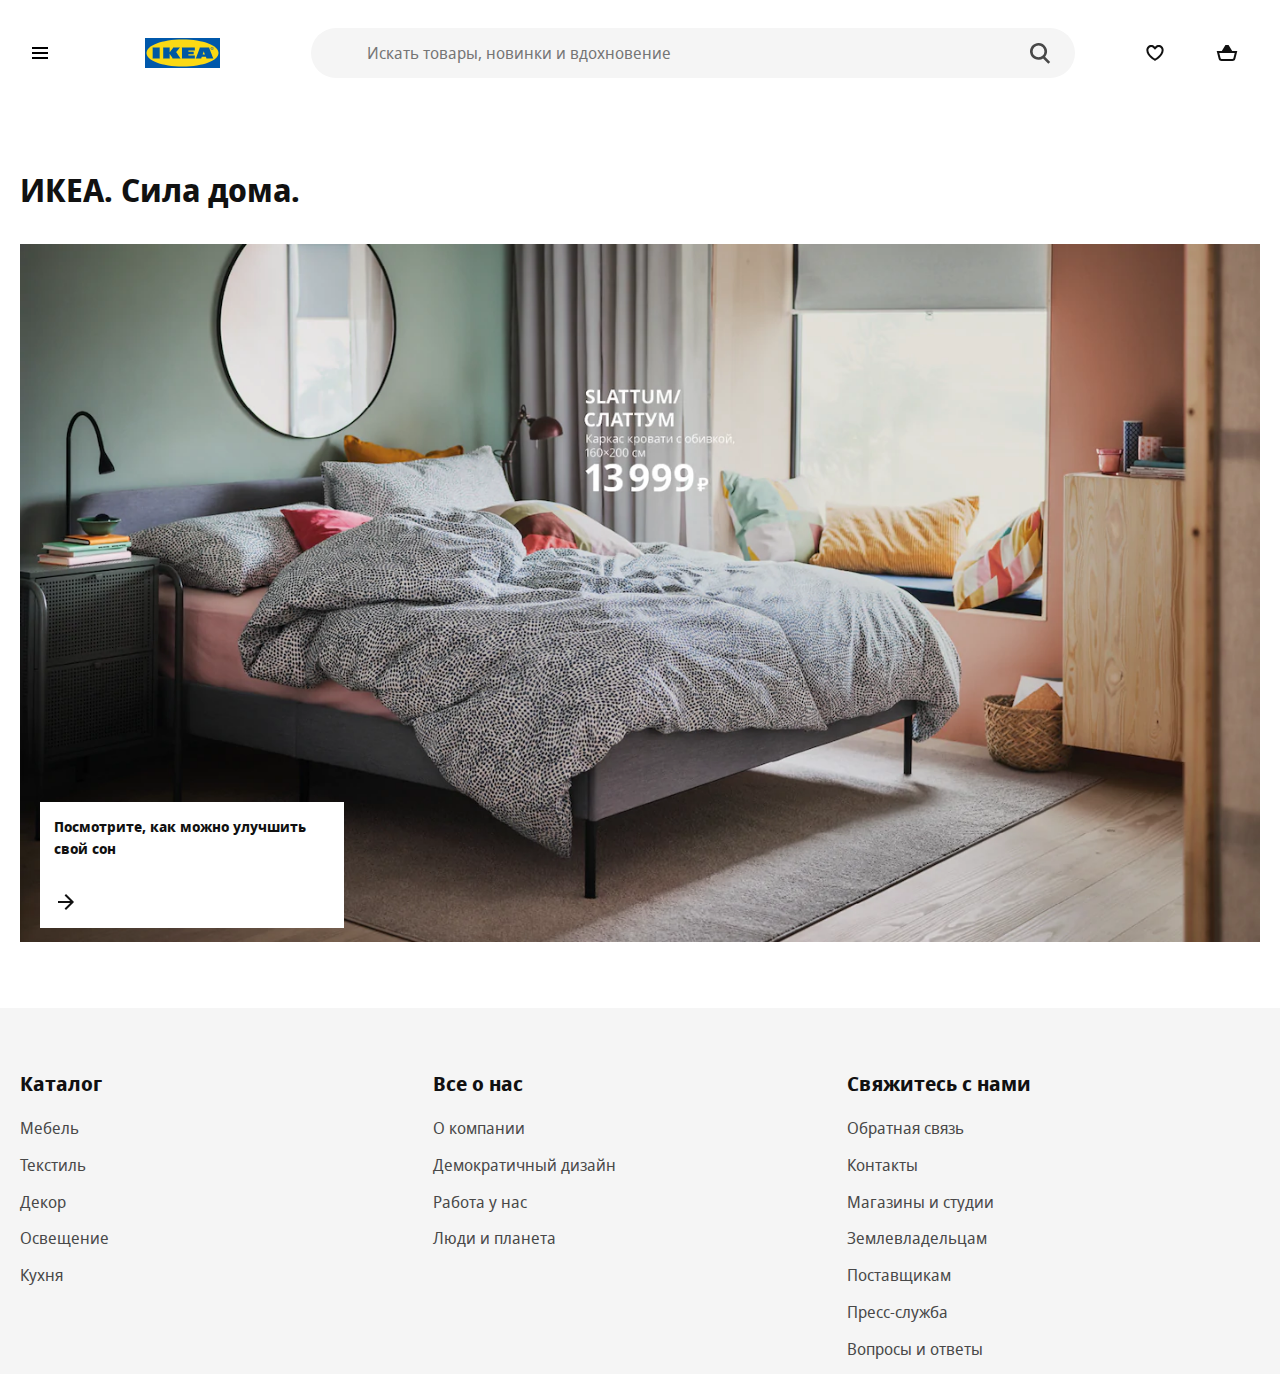
<file: index.html>
<!DOCTYPE html>
<html lang="en">
<head>
    <meta charset="UTF-8">
    <meta name="viewport" content="width=device-width, user-scalable=no,
    initial-scale=1.0, maximum-scale=1.0, minimum-scale=1.0">
    <meta http-equiv="X-UA-Compatible" content="ie=edge">
    <link rel="apple-touch-icon" sizes="180x180" href="favicon/apple-touch-icon.png">
    <link rel="icon" type="image/png" sizes="32x32" href="favicon/favicon-32x32.png">
    <link rel="icon" type="image/png" sizes="16x16" href="favicon/favicon-16x16.png">
    <link rel="mask-icon" href="favicon/safari-pinned-tab.svg" color="#0058ab">
    <meta name="msapplication-TileColor" content="#0058ab">
    <meta name="theme-color" content="#0058ab">
    <title>ИКЕА - официальный интернет-магазин мебели - IKEA</title>
    <link rel="stylesheet" href="styles/styles.css">
    <script src="script/index.js" defer type="module"></script>
    <script src='script/test.js'></script>
</head>
<body>
<!-- <header>
    <div class="container">
        <div class="header">
            <button class="btn btn-burger" aria-label="открыть меню">
                <svg focusable="false" class="svg-icon" width="24" height="24" viewBox="0 0 24 24" fill="none"
                     xmlns="http://www.w3.org/2000/svg">
                    <path fill-rule="evenodd" clip-rule="evenodd"
                          d="M20 8H4V6H20V8ZM20 13H4V11H20V13ZM20 18H4V16H20V18Z"></path>
                </svg>
            </button>
            <a href="index.html" class="logo">
                <img src="image/ikea-logo.svg" alt="Логотип">
            </a>
            <form class="search" method="get" action="goods.html">
                <input type="search" name="s" maxlength="150" class="search-input" spellcheck="false"
                       aria-label="Искать товары, новинки и вдохновение"
                       aria-placeholder="Искать товары, новинки и вдохновение" placeholder="Что вы ищете?"
                       autocapitalize="off" autocomplete="off" autocorrect="off">
                <button type="submit" class="btn search-btn" aria-label="найти"></button>
            </form>
            <a href="goods.html?cat=wishlist" class="btn btn-wishlist">
                <svg focusable="false" class="svg-icon" width="24" height="24" viewBox="0 0 24 24" fill="none"
                     xmlns="http://www.w3.org/2000/svg">
                    <path fill-rule="evenodd" clip-rule="evenodd"
                          d="M12.336 5.52055C14.2336 3.62376 17.3096 3.62401 19.2069 5.52129C20.2067 6.52115 20.6796 7.85005 20.6259 9.15761C20.6151 12.2138 18.4184 14.8654 16.4892 16.6366C15.4926 17.5517 14.5004 18.2923 13.7593 18.8036C13.3879 19.0598 13.0771 19.2601 12.8574 19.3973C12.7475 19.466 12.6601 19.519 12.5992 19.5555C12.5687 19.5737 12.5448 19.5879 12.5279 19.5978L12.5079 19.6094L12.502 19.6129L12.5001 19.614C12.5001 19.614 12.4989 19.6147 11.9999 18.748C11.501 19.6147 11.5005 19.6144 11.5005 19.6144L11.4979 19.6129L11.4919 19.6094L11.472 19.5978C11.4551 19.5879 11.4312 19.5737 11.4007 19.5555C11.3397 19.519 11.2524 19.466 11.1425 19.3973C10.9227 19.2601 10.612 19.0598 10.2405 18.8036C9.49947 18.2923 8.50726 17.5517 7.51063 16.6366C5.58146 14.8654 3.38477 12.2139 3.37399 9.15765C3.32024 7.85008 3.79314 6.52117 4.79301 5.52129C6.69054 3.62376 9.76704 3.62376 11.6646 5.52129L11.9993 5.856L12.3353 5.52129L12.336 5.52055ZM11.9999 18.748L11.5005 19.6144L11.9999 19.9019L12.4989 19.6147L11.9999 18.748ZM11.9999 17.573C12.1727 17.462 12.384 17.3226 12.6236 17.1573C13.3125 16.6821 14.2267 15.9988 15.1366 15.1634C17.0157 13.4381 18.6259 11.2919 18.6259 9.13506V9.11213L18.627 9.08922C18.6626 8.31221 18.3844 7.52727 17.7926 6.9355C16.6762 5.81903 14.866 5.81902 13.7495 6.9355L13.7481 6.93689L11.9965 8.68166L10.2504 6.9355C9.13387 5.81903 7.3237 5.81903 6.20722 6.9355C5.61546 7.52727 5.33724 8.31221 5.3729 9.08922L5.37395 9.11213V9.13507C5.37395 11.2919 6.98418 13.4381 8.86325 15.1634C9.77312 15.9988 10.6874 16.6821 11.3762 17.1573C11.6159 17.3226 11.8271 17.462 11.9999 17.573Z"></path>
                </svg>
            </a>
            <a href="cart.html" class="btn btn-cart">
                <svg focusable="false" class="svg-icon svg-cart" width="24" height="24" viewBox="0 0 24 24" fill="none"
                     xmlns="http://www.w3.org/2000/svg" style="display: block;">
                    <path fill-rule="evenodd" clip-rule="evenodd"
                          d="M10.9994 4H10.4373L10.1451 4.48017L6.78803 9.99716H3.00001H1.71924L2.02987 11.2397L3.65114 17.7248C3.98501 19.0603 5.18497 19.9972 6.56157 19.9972L17.4385 19.9972C18.8151 19.9972 20.015 19.0603 20.3489 17.7248L21.9702 11.2397L22.2808 9.99716H21H17.2113L13.8539 4.48014L13.5618 4H12.9997H12.0004H10.9994ZM14.8701 9.99716L12.4376 6H12.0004H11.5615L9.12921 9.99716H14.8701ZM5.59142 17.2397L4.28079 11.9972H19.7192L18.4086 17.2397C18.2973 17.6849 17.8973 17.9972 17.4385 17.9972L6.56157 17.9972C6.1027 17.9972 5.70272 17.6849 5.59142 17.2397Z"></path>
                </svg>
            </a>
        </div>
    </div>
</header> -->
<main>
    <div class="container">
        <h1 class="main-header">ИКЕА. Сила дома.</h1>
        <aside class="offer">
            <a href="card.html#idd059">
                <picture>
                    <source srcset="image/b47e07ee97fd5f9bf030d258d462a945.webp" type="image/webp">
                    <img src="image/b47e07ee97fd5f9bf030d258d462a945.jpg" alt="СЛАТТУМ">
                </picture>

            </a>
            <a class="offer-extra" href="goods.html?subcat=Кровати">
                <p>Посмотрите, как можно улучшить свой сон</p>
                <svg focusable="false" viewBox="0 0 24 24" class="offer-arrow" aria-hidden="true">
                    <path fill-rule="evenodd" clip-rule="evenodd"
                          d="M19.2937 12.7074L20.0008 12.0003L19.2938 11.2932L12.0008 3.99927L10.5865 5.41339L16.1727 11.0003H4V13.0003H16.1723L10.5855 18.5868L11.9996 20.0011L19.2937 12.7074Z"></path>
                </svg>
            </a>
        </aside>
    </div>
</main>
<!-- <footer>
    <div class="container">
        <div class="footer">
            <div class="footer-catalog">
                <h2 class="footer-header">Каталог</h2>
                <ul>
                    <li class="footer-list"><a href="goods.html?cat=Мебель">Мебель</a></li>
                    <li class="footer-list"><a href="goods.html?cat=Кухня">Кухня</a></li>
                    <li class="footer-list"><a href="goods.html?cat=Текстиль">Текстиль</a></li>
                    <li class="footer-list"><a href="goods.html?cat=Освещение">Освещение</a></li>
                    <li class="footer-list"><a href="goods.html?cat=Декор">Декор</a></li>
                </ul>
            </div>
            <div class="footer-about">
                <h2 class="footer-header">Все о нас</h2>
                <ul>
                    <li class="footer-list"><a href="#">О компании</a></li>
                    <li class="footer-list"><a href="#">Демократичный дизайн</a></li>
                    <li class="footer-list"><a href="#">Работа у нас</a></li>
                    <li class="footer-list"><a href="#">Люди и планета</a></li>
                </ul>
            </div>
            <div class="footer-connection">
                <h2 class="footer-header">Свяжитесь с нами</h2>
                <ul>
                    <li class="footer-list"><a href="#">Обратная связь</a></li>
                    <li class="footer-list"><a href="#">Контакты</a></li>
                    <li class="footer-list"><a href="#">Магазины и студии</a></li>
                    <li class="footer-list"><a href="#">Землевладельцам</a></li>
                    <li class="footer-list"><a href="#">Поставщикам</a></li>
                    <li class="footer-list"><a href="#">Пресс-служба</a></li>
                    <li class="footer-list"><a href="#">Вопросы и ответы</a></li>
                </ul>
            </div>
        </div>
    </div>

</footer> -->

<!-- <div class="catalog">
    <button type="button" class="btn btn-close catalog-btn" id="hnf-menu-close-btn" aria-expanded="true"
            title="Закрыть меню" aria-label="Закрыть меню">
        <svg focusable="false" class="svg-icon" width="24" height="24" viewBox="0 0 24 24" fill="none"
             xmlns="http://www.w3.org/2000/svg">
            <path fill-rule="evenodd" clip-rule="evenodd"
                  d="M12.0002 13.4144L16.9499 18.3642L18.3642 16.9499L13.4144 12.0002L18.3642 7.05044L16.95 5.63623L12.0002 10.586L7.05044 5.63623L5.63623 7.05044L10.586 12.0002L5.63624 16.9499L7.05046 18.3642L12.0002 13.4144Z"></path>
        </svg>
    </button>
    <h2>Каталог</h2>
    <ul class="catalog-list">
        <li class="catalog-list__item active"><a href="goods.html?cat=Мебель">Мебель</a></li>
        <li class="catalog-list__item"><a href="goods.html?cat=Кухня">Кухня</a></li>
        <li class="catalog-list__item"><a href="goods.html?cat=Текстиль">Текстиль</a></li>
        <li class="catalog-list__item"><a href="goods.html?cat=Освещение">Освещение</a></li>
        <li class="catalog-list__item"><a href="goods.html?cat=Декор">Декор</a></li>
    </ul>
</div> -->

<!-- <div class="subcatalog">
    <button type="button" class="btn btn-return catalog-btn" aria-expanded="true" title="Закрыть меню"
            aria-label="Закрыть меню">
        <svg focusable="false" class="svg-icon  hnf-svg-icon" width="24" height="24" viewBox="0 0 24 24" fill="none"
             xmlns="http://www.w3.org/2000/svg">
            <path fill-rule="evenodd" clip-rule="evenodd"
                  d="M4.70613 11.2927L3.99902 11.9997L4.70606 12.7069L11.999 20.0008L13.4133 18.5867L7.82744 13.0001H19.9999V11.0001H7.82729L13.4144 5.41328L12.0002 3.99902L4.70613 11.2927Z"></path>
        </svg>
    </button>
    <h3 class="subcatalog-header"><a href="goods.html?cat=Мебель"></a></h3>
    <ul class="subcatalog-list">
        <li class="subcatalog-list__item"><a href="goods.html?subcat=Диваны">Диваны</a></li>
        <li class="subcatalog-list__item"><a href="goods.html?subcat=Кресла">Кресла</a></li>
        <li class="subcatalog-list__item"><a href="goods.html?subcat=Книжные шкафы">Книжные шкафы</a></li>
        <li class="subcatalog-list__item"><a href="goods.html?subcat=Стеллажи">Стеллажи</a></li>
        <li class="subcatalog-list__item"><a href="goods.html?subcat=Шкаф для ТВ">Шкаф для ТВ</a></li>
        <li class="subcatalog-list__item"><a href="goods.html?subcat=Кровати">Кровати</a></li>
        <li class="subcatalog-list__item"><a href="goods.html?subcat=Комоды">Комоды</a></li>
        <li class="subcatalog-list__item"><a href="goods.html?subcat=Столы">Столы</a></li>
        <li class="subcatalog-list__item"><a href="goods.html?subcat=Письменные столы">Письменные столы</a></li>
        <li class="subcatalog-list__item">
            <a href="goods.html?subcat=Стулья для письменного стола">Стулья для письменного стола</a></li>
    </ul>
</div> -->

<!-- <div class="overlay"></div> -->


</body>
</html>
</file>
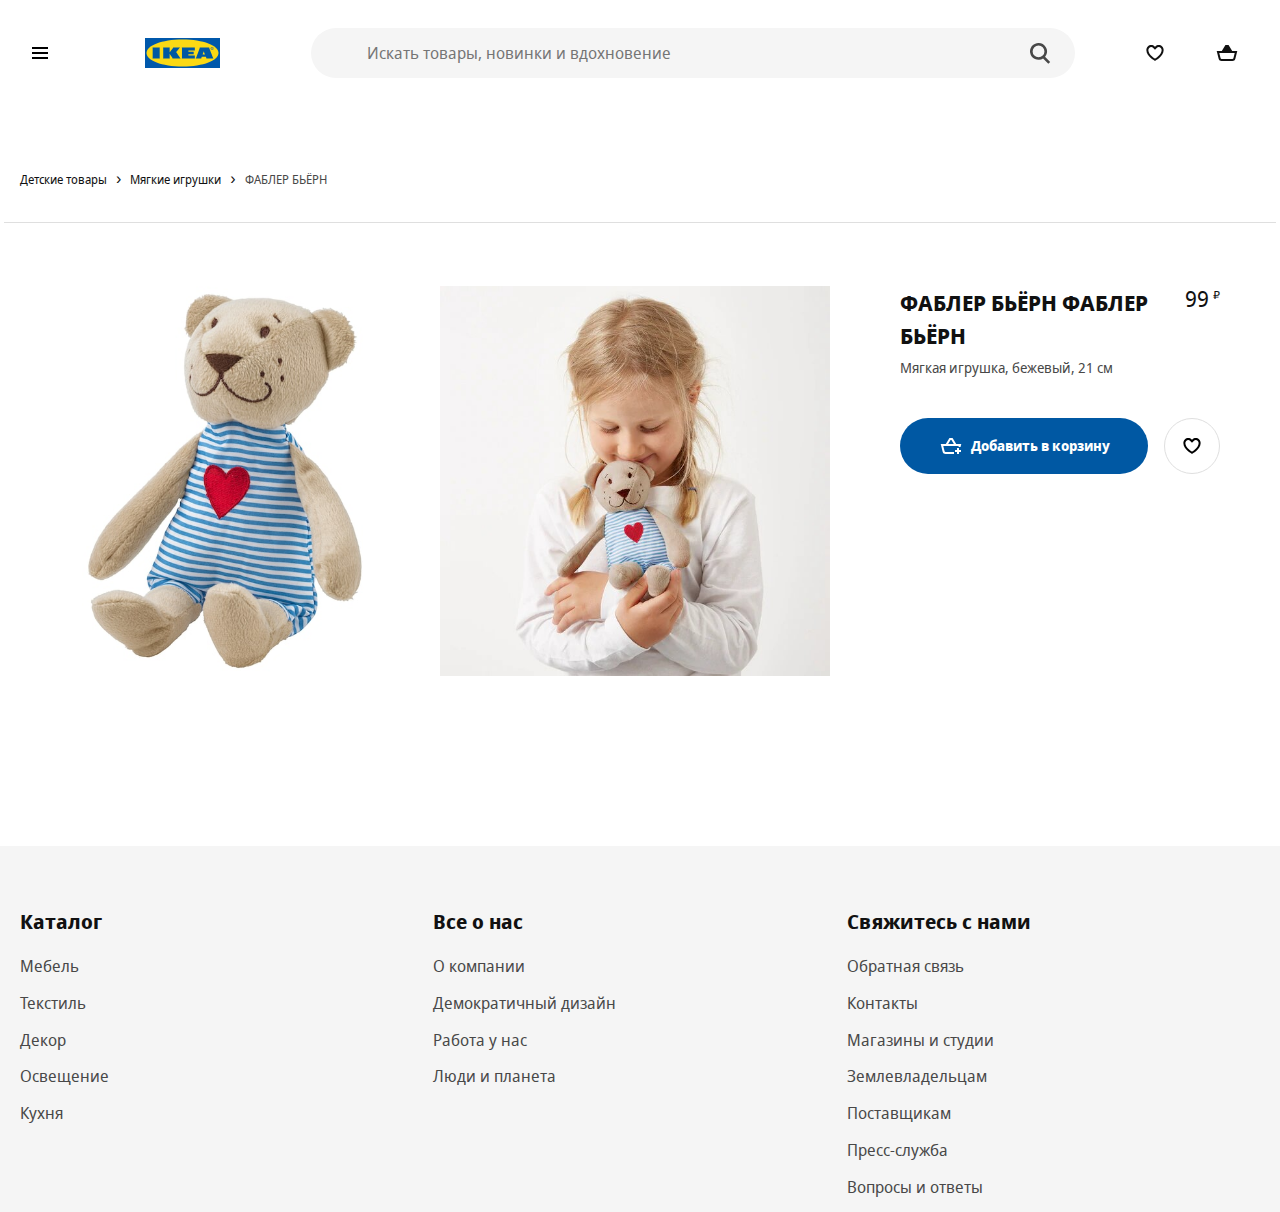
<file: card.html>
<!DOCTYPE html>
<html lang="en">
<head>
	<meta charset="UTF-8">
	<meta name="viewport" content="width=device-width, user-scalable=no, initial-scale=1.0, maximum-scale=1.0, minimum-scale=1.0">
	<meta http-equiv="X-UA-Compatible" content="ie=edge">
	<link rel="apple-touch-icon" sizes="180x180" href="favicon/apple-touch-icon.png">
	<link rel="icon" type="image/png" sizes="32x32" href="favicon/favicon-32x32.png">
	<link rel="icon" type="image/png" sizes="16x16" href="favicon/favicon-16x16.png">
	<link rel="mask-icon" href="favicon/safari-pinned-tab.svg" color="#0058ab">
	<meta name="msapplication-TileColor" content="#0058ab">
	<meta name="theme-color" content="#0058ab">
	<title>Детские игрушки - IKEA</title>
	<link rel="stylesheet" href="styles/styles.css">
	 <script src="script/index.js" defer type="module"></script>
</head>
<body>
<main>
	<div class="container">
		<div class="breadcrumb">
			<nav role="navigation" aria-label="Breadcrumb" class="breadcrumb__nav">
				<ul class="breadcrumb__list">

					<li class="breadcrumb__list-item">
						<a href="goods.html?cat=Детские товары" class="breadcrumb__link"><span>Детские товары</span></a>
					</li>

					<li class="breadcrumb__list-item">
						<a href="goods.html?cat=Мягкие игрушки" class="breadcrumb__link"><span>Мягкие игрушки</span></a>
					</li>

					<li class="breadcrumb__list-item">
						<a href="#" class="breadcrumb__link"><span>ФАБЛЕР БЬЁРН</span></a>
					</li>

				</ul>
			</nav>
		</div>

		<div class="good wrapper">
			<div class="good-images">
				<div class="good-image__item">
					<img src="image/fabler-byorn-myagkaya-igrushka-bezhevyy__0710165_PE727396_S5.jpg" alt="">
				</div>
				<div class="good-image__item">
					<img src="image/fabler-byorn-myagkaya-igrushka-bezhevyy__0876865_PE611124_S5.jpg" alt="">
				</div>
			</div>
			<div class="good-item"> <!-- not-in-stock - нет в наличии-->
				<p class="good-item__new">Новинка</p>

				<div class="good-item__section">
					<div>
						<h2 class="good-item__header">ФАБЛЕР БЬЁРН ФАБЛЕР БЬЁРН</h2>
						<p class="good-item__description">Мягкая игрушка, бежевый, 21 см</p>

					</div>
					<p class="good-item__price">
						<span class="good-item__empty">Нет в наличии</span>
						<span class="good-item__price-value">99</span>
						<span class="good-item__currency">₽</span>
					</p>

				</div>
				<div class="good-item__buttons">
					<button type="button" class="btn btn-good" data-idd="idd001">
						<svg focusable="false" viewBox="0 0 24 24" class="btn-good-svg" aria-hidden="true">
							<path fill-rule="evenodd" clip-rule="evenodd" d="M10.4372 4H10.9993H12.0003H12.9996H13.5616L13.8538 4.48014L17.2112 9.99713H21H22.2806L21.9702 11.2396L21.5303 13H19.4688L19.7194 11.9971H4.28079L5.59143 17.2397C5.70272 17.6848 6.1027 17.9971 6.56157 17.9971H15V19.9971H6.56157C5.18496 19.9971 3.98502 19.0602 3.65114 17.7247L2.02987 11.2397L1.71924 9.99713H3.00002H6.78793L10.145 4.48017L10.4372 4ZM12.4375 6L14.87 9.99713H9.12911L11.5614 6H12.0003H12.4375ZM17.9961 16V14H19.9961V16H21.9961V18H19.9961V20H17.9961V18H15.9961V16H17.9961Z"></path>
						</svg>

						<span class="btn-good__label">Добавить в корзину</span>
					</button>
					<button type="button" class="btn btn-add-wishlist" data-idd="idd001">
						<svg focusable="false" viewBox="0 0 24 24" class="btn-add-wishlist__svg" aria-hidden="true">
							<path fill-rule="evenodd" clip-rule="evenodd" d="M12.336 5.52055C14.2336 3.62376 17.3096 3.62401 19.2069 5.52129C20.2067 6.52115 20.6796 7.85005 20.6259 9.15761C20.6151 12.2138 18.4184 14.8654 16.4892 16.6366C15.4926 17.5517 14.5004 18.2923 13.7593 18.8036C13.3879 19.0598 13.0771 19.2601 12.8574 19.3973C12.7475 19.466 12.6601 19.519 12.5992 19.5555C12.5687 19.5737 12.5448 19.5879 12.5279 19.5978L12.5079 19.6094L12.502 19.6129L12.5001 19.614C12.5001 19.614 12.4989 19.6147 11.9999 18.748C11.501 19.6147 11.5005 19.6144 11.5005 19.6144L11.4979 19.6129L11.4919 19.6094L11.472 19.5978C11.4551 19.5879 11.4312 19.5737 11.4007 19.5555C11.3397 19.519 11.2524 19.466 11.1425 19.3973C10.9227 19.2601 10.612 19.0598 10.2405 18.8036C9.49947 18.2923 8.50726 17.5517 7.51063 16.6366C5.58146 14.8654 3.38477 12.2139 3.37399 9.15765C3.32024 7.85008 3.79314 6.52117 4.79301 5.52129C6.69054 3.62376 9.76704 3.62376 11.6646 5.52129L11.9993 5.856L12.3353 5.52129L12.336 5.52055ZM11.9999 18.748L11.5005 19.6144L11.9999 19.9019L12.4989 19.6147L11.9999 18.748ZM11.9999 17.573C12.1727 17.462 12.384 17.3226 12.6236 17.1573C13.3125 16.6821 14.2267 15.9988 15.1366 15.1634C17.0157 13.4381 18.6259 11.2919 18.6259 9.13506V9.11213L18.627 9.08922C18.6626 8.31221 18.3844 7.52727 17.7926 6.9355C16.6762 5.81903 14.866 5.81902 13.7495 6.9355L13.7481 6.93689L11.9965 8.68166L10.2504 6.9355C9.13387 5.81903 7.3237 5.81903 6.20722 6.9355C5.61546 7.52727 5.33724 8.31221 5.3729 9.08922L5.37395 9.11213V9.13507C5.37395 11.2919 6.98418 13.4381 8.86325 15.1634C9.77312 15.9988 10.6874 16.6821 11.3762 17.1573C11.6159 17.3226 11.8271 17.462 11.9999 17.573Z"></path>
						</svg>
					</button>
				</div>

			</div>
		</div>


	</div>
</main>
</body>
</html>
</file>
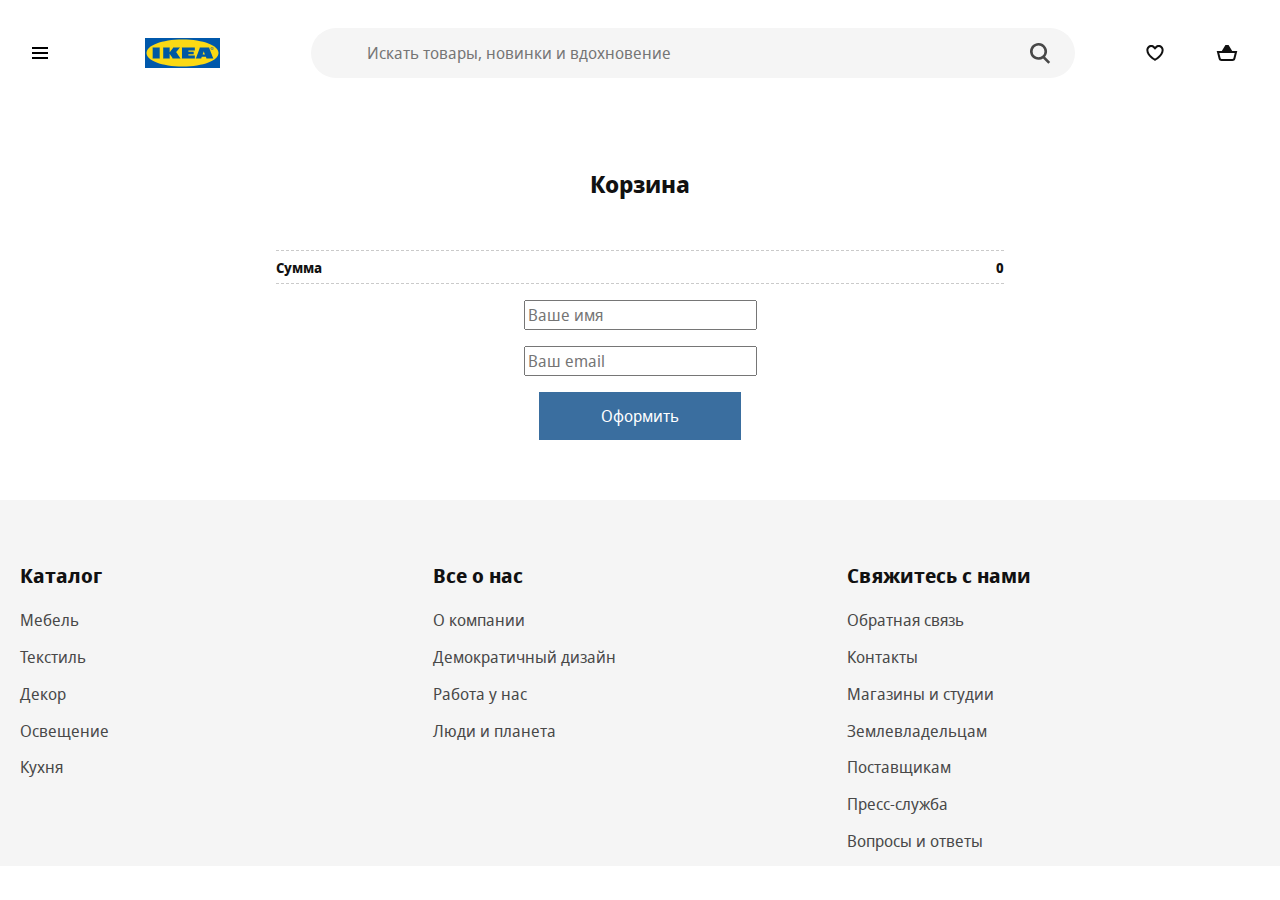
<file: cart.html>
<!DOCTYPE html>
<html lang="en">
<head>
	<meta charset="UTF-8">
	<meta name="viewport" content="width=device-width, user-scalable=no, initial-scale=1.0, maximum-scale=1.0, minimum-scale=1.0">
	<meta http-equiv="X-UA-Compatible" content="ie=edge">
	<link rel="apple-touch-icon" sizes="180x180" href="favicon/apple-touch-icon.png">
	<link rel="icon" type="image/png" sizes="32x32" href="favicon/favicon-32x32.png">
	<link rel="icon" type="image/png" sizes="16x16" href="favicon/favicon-16x16.png">
	<link rel="mask-icon" href="favicon/safari-pinned-tab.svg" color="#0058ab">
	<meta name="msapplication-TileColor" content="#0058ab">
	<meta name="theme-color" content="#0058ab">
	<title>Корзина - IKEA</title>
	<link rel="stylesheet" href="styles/styles.css">

	 <script src="script/index.js" defer type="module"></script>
</head>
<body>
<main>
	<div class="container cart-wrapper">
		<h2 class="cart-header">Корзина</h2>
		<ul class="cart-list">
			<!-- <li class="cart-item">
				<div class="product">
					<div class="product__image-container">
						<img src="https://secure.ikea.com/ru/ru/images/products/fabler-b-ern-magkaa-igruska__0710165_PE727396_S3.JPG" alt="IKEA ФАБЛЕР БЬЁРН Мягкая игрушка" aria-describedby="aria_product_description_40366083" itemprop="image">
					</div>
					<div class="product__description">
						<h3 class="product__name">
							<a href="card.html#idd001">ФАБЛЕР БЬЁРН</a></h3>
						<p class="product_description-text">Мягкая игрушка, бежевый, 21 см</p>
					</div>
					<div class="product__prices">
						<div class="product__price-type product__price-type-regular">
							<div>
								<div class="product__total product__total-regular">99.-</div>
								<div class="product__price-regular">99.-</div> 
							</div>
						</div>
					</div>
					<div class="product__controls">

						<div class="product-controls__remove">
							<button type="button" class="btn btn-remove">
								<img src="image/remove-thin-24.16c1cc7a.svg" alt="Удалить товар">
							</button>
						</div>
						<div class="product-controls__quantity">
							<select title="Выберите количество" aria-label="Выберите количество">
								<option value="1">1</option>
								<option value="2">2</option>
								<option value="3">3</option>
								<option value="4">4</option>
								<option value="5">5</option>

							</select>
						</div>
					</div>
				</div>
			</li>
			<li class="cart-item">
				<div class="product">
					<div class="product__image-container">
						<img src="https://secure.ikea.com/ru/ru/images/products/fabler-b-ern-magkaa-igruska__0710165_PE727396_S3.JPG" alt="IKEA ФАБЛЕР БЬЁРН Мягкая игрушка" aria-describedby="aria_product_description_40366083" itemprop="image">
					</div>
					<div class="product__description">
						<h3 class="product__name">
							<a href="card.html#idd001">ФАБЛЕР БЬЁРН</a></h3>
						<p class="product_description-text">Мягкая игрушка, бежевый, 21 см</p>
					</div>
					<div class="product__prices">
						<div class="product__price-type product__price-type-regular">
							<div>
								<div class="product__total product__total-regular">99.-</div>
								  <div class="product__price-regular">99.-</div> 
							</div>
						</div>
					</div>
					<div class="product__controls">

						<div class="product-controls__remove">
							<button type="button" class="btn btn-remove">
								<img src="image/remove-thin-24.16c1cc7a.svg" alt="Удалить товар">
							</button>
						</div>
						<div class="product-controls__quantity">
							<select title="Выберите количество" aria-label="Выберите количество">
								<option value="1">1</option>
								<option value="2">2</option>
								<option value="3">3</option>
								<option value="4">4</option>
								<option value="5">5</option>

							</select>
						</div>
					</div>
				</div>
			</li>
			<li class="cart-item">
				<div class="product">
					<div class="product__image-container">
						<img src="https://secure.ikea.com/ru/ru/images/products/fabler-b-ern-magkaa-igruska__0710165_PE727396_S3.JPG" alt="IKEA ФАБЛЕР БЬЁРН Мягкая игрушка" aria-describedby="aria_product_description_40366083" itemprop="image">
					</div>
					<div class="product__description">
						<h3 class="product__name">
							<a href="card.html#idd001">ФАБЛЕР БЬЁРН</a></h3>
						<p class="product_description-text">Мягкая игрушка, бежевый, 21 см</p>
					</div>
					<div class="product__prices">
						<div class="product__price-type product__price-type-regular">
							<div>
								<div class="product__total product__total-regular">99.-</div>
								<div class="product__price-regular">99.-</div>  
							</div>
						</div>
					</div>
					<div class="product__controls">

						<div class="product-controls__remove">
							<button type="button" class="btn btn-remove">
								<img src="image/remove-thin-24.16c1cc7a.svg" alt="Удалить товар">
							</button>
						</div>
						<div class="product-controls__quantity">
							<select title="Выберите количество" aria-label="Выберите количество">
								<option value="1">1</option>
								<option value="2">2</option>
								<option value="3">3</option>
								<option value="4">4</option>
								<option value="5">5</option>
							</select>
						</div>
					</div>
				</div>
			</li> -->
		</ul>
		<div class="cart-total">
			<span class="cart-total-label">Сумма</span>
			<span class="cart-total-price">297.-</span>
		</div>

		<form id="form" class="cart-form">
			<label>
				<input type="text" name="name" placeholder="Ваше имя">
			</label>
			<label>
				<input type="email" name="email" placeholder="Ваш email">
			</label>
			<button type="submit" class="cart-checkout">Оформить</button>
		</form>
	</div>
</main>
</body>
</html>
</file>
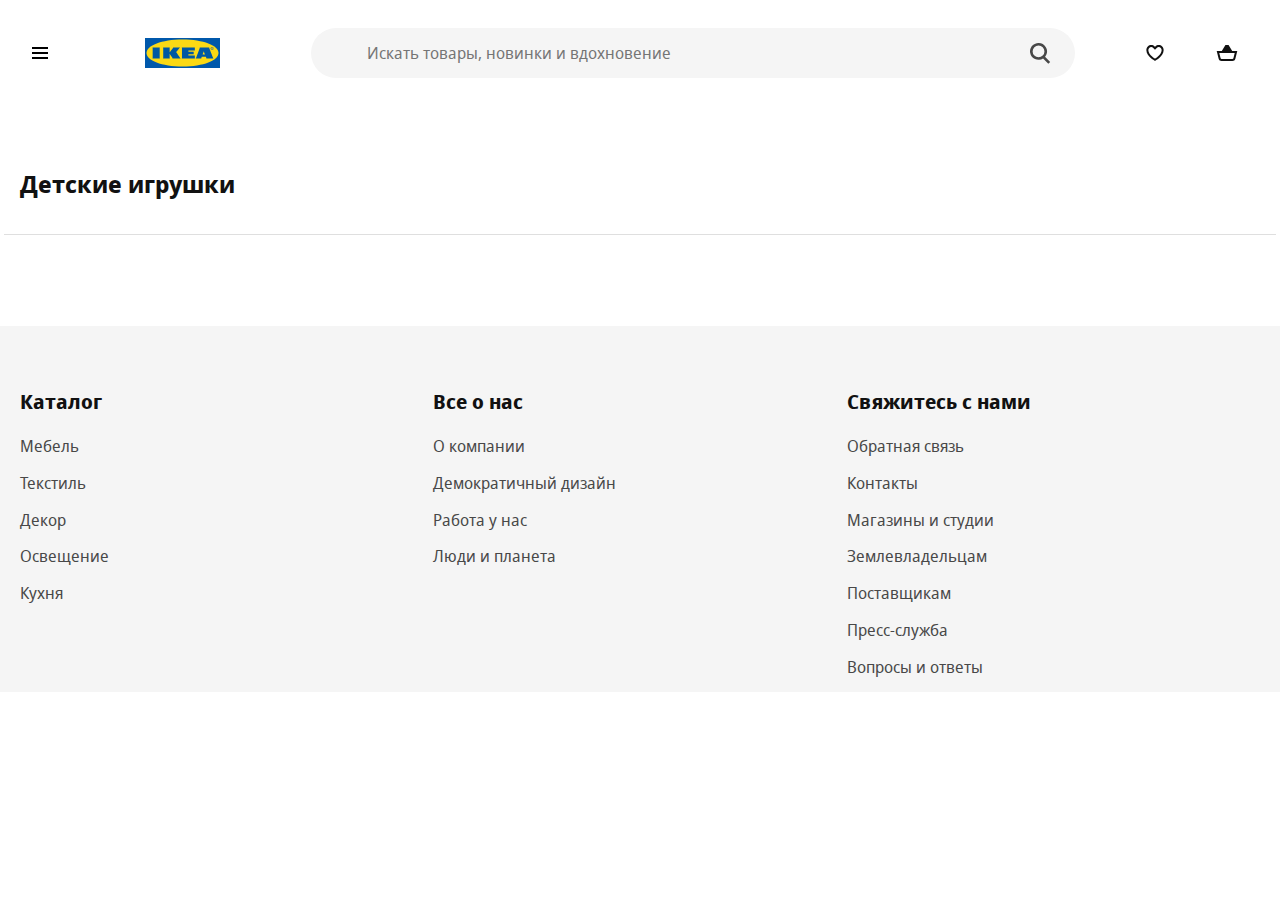
<file: goods.html>
<!DOCTYPE html>
<html lang="en">
<head>
	<meta charset="UTF-8">
	<meta name="viewport" content="width=device-width, user-scalable=no, initial-scale=1.0, maximum-scale=1.0, minimum-scale=1.0">
	<meta http-equiv="X-UA-Compatible" content="ie=edge">
	<link rel="apple-touch-icon" sizes="180x180" href="favicon/apple-touch-icon.png">
	<link rel="icon" type="image/png" sizes="32x32" href="favicon/favicon-32x32.png">
	<link rel="icon" type="image/png" sizes="16x16" href="favicon/favicon-16x16.png">
	<link rel="mask-icon" href="favicon/safari-pinned-tab.svg" color="#0058ab">
	<meta name="msapplication-TileColor" content="#0058ab">
	<meta name="theme-color" content="#0058ab">
	<title>Детские игрушки - IKEA</title>
	<link rel="stylesheet" href="styles/styles.css">

	 <script src="script/index.js" defer type="module"></script>
</head>
<body>
<main>
	<div class="container">
		<h2 class="main-header">Детские игрушки</h2>
		<div class="goods wrapper">
			<ul class="goods-list">
 			
<!--				<li class="goods-list__item">
					<a class="goods-item__link" href="card.html#idd001">
						<article class="goods-item">
							<div class="goods-item__img">
								<img src="https://www.ikea.com/ru/ru/images/products/fabler-byorn-myagkaya-igrushka-bezhevyy__0710165_PE727396_S5.JPG"
									 data-second-image="https://www.ikea.com/ru/ru/images/products/fabler-byorn-myagkaya-igrushka-bezhevyy__0876876_PE611263_S5.JPG" alt="ФАБЛЕР БЬЁРН">
							</div>
							<h3 class="goods-item__header">ФАБЛЕР БЬЁРН</h3>
							<p class="goods-item__description">Мягкая игрушка, бежевый, 21 см</p>
							<p class="goods-item__price">
								<span class="goods-item__price-value">99</span>
								<span class="goods-item__currency"> ₽</span>
							</p>
							<button class="btn btn-add-card" aria-label="Добравить в корзину" data-idd="idd001"></button>
						</article>
					</a>
				</li>
				<li class="goods-list__item">
					<a class="goods-item__link" href="card.html#idd001">
						<article class="goods-item">
							<div class="goods-item__img">
								<img src="https://www.ikea.com/ru/ru/images/products/fabler-byorn-myagkaya-igrushka-bezhevyy__0710165_PE727396_S5.JPG"
									 data-second-image="https://www.ikea.com/ru/ru/images/products/fabler-byorn-myagkaya-igrushka-bezhevyy__0876876_PE611263_S5.JPG" alt="ФАБЛЕР БЬЁРН">
							</div>
							<h3 class="goods-item__header">ФАБЛЕР БЬЁРН</h3>
							<p class="goods-item__description">Мягкая игрушка, бежевый, 21 см</p>
							<p class="goods-item__price">
								<span class="goods-item__price-value">99</span>
								<span class="goods-item__currency"> ₽</span>
							</p>
							<button class="btn btn-add-card" aria-label="Добравить в корзину" data-idd="idd001"></button>
						</article>
					</a>
				</li>
				<li class="goods-list__item">
					<a class="goods-item__link" href="card.html#idd001">
						<article class="goods-item">
							<div class="goods-item__img">
								<img src="https://www.ikea.com/ru/ru/images/products/fabler-byorn-myagkaya-igrushka-bezhevyy__0710165_PE727396_S5.JPG"
									 data-second-image="https://www.ikea.com/ru/ru/images/products/fabler-byorn-myagkaya-igrushka-bezhevyy__0876876_PE611263_S5.JPG" alt="ФАБЛЕР БЬЁРН">
							</div>
							<h3 class="goods-item__header">ФАБЛЕР БЬЁРН</h3>
							<p class="goods-item__description">Мягкая игрушка, бежевый, 21 см</p>
							<p class="goods-item__price">
								<span class="goods-item__price-value">99</span>
								<span class="goods-item__currency"> ₽</span>
							</p>
							<button class="btn btn-add-card" aria-label="Добравить в корзину" data-idd="idd001"></button>
						</article>
					</a>
				</li>
				<li class="goods-list__item">
					<a class="goods-item__link" href="card.html#idd001">
						<article class="goods-item">
							<div class="goods-item__img">
								<img src="https://www.ikea.com/ru/ru/images/products/fabler-byorn-myagkaya-igrushka-bezhevyy__0710165_PE727396_S5.JPG"
									 data-second-image="https://www.ikea.com/ru/ru/images/products/fabler-byorn-myagkaya-igrushka-bezhevyy__0876876_PE611263_S5.JPG" alt="ФАБЛЕР БЬЁРН">
							</div>
							<h3 class="goods-item__header">ФАБЛЕР БЬЁРН</h3>
							<p class="goods-item__description">Мягкая игрушка, бежевый, 21 см</p>
							<p class="goods-item__price">
								<span class="goods-item__price-value">99</span>
								<span class="goods-item__currency"> ₽</span>
							</p>
							<button class="btn btn-add-card" aria-label="Добравить в корзину" data-idd="idd001"></button>
						</article>
					</a>
				</li>
				<li class="goods-list__item">
					<a class="goods-item__link" href="card.html#idd001">
						<article class="goods-item">
							<div class="goods-item__img">
								<img src="https://www.ikea.com/ru/ru/images/products/fabler-byorn-myagkaya-igrushka-bezhevyy__0710165_PE727396_S5.JPG"
									 data-second-image="https://www.ikea.com/ru/ru/images/products/fabler-byorn-myagkaya-igrushka-bezhevyy__0876876_PE611263_S5.JPG" alt="ФАБЛЕР БЬЁРН">
							</div>
							<h3 class="goods-item__header">ФАБЛЕР БЬЁРН</h3>
							<p class="goods-item__description">Мягкая игрушка, бежевый, 21 см</p>
							<p class="goods-item__price">
								<span class="goods-item__price-value">99</span>
								<span class="goods-item__currency"> ₽</span>
							</p>
							<button class="btn btn-add-card" aria-label="Добравить в корзину" data-idd="idd001"></button>
						</article>
					</a>
				</li>
				<li class="goods-list__item">
					<a class="goods-item__link" href="card.html#idd001">
						<article class="goods-item">
							<div class="goods-item__img">
								<img src="https://www.ikea.com/ru/ru/images/products/fabler-byorn-myagkaya-igrushka-bezhevyy__0710165_PE727396_S5.JPG"
	data-second-image="https://www.ikea.com/ru/ru/images/products/fabler-byorn-myagkaya-igrushka-bezhevyy__0876876_PE611263_S5.JPG" alt="ФАБЛЕР БЬЁРН">
							</div>
							<h3 class="goods-item__header">ФАБЛЕР БЬЁРН</h3>
							<p class="goods-item__description">Мягкая игрушка, бежевый, 21 см</p>
							<p class="goods-item__price">
								<span class="goods-item__price-value">99</span>
								<span class="goods-item__currency"> ₽</span>
							</p>
							<button class="btn btn-add-card" aria-label="Добравить в корзину" data-idd="idd001"></button>
						</article>
					</a>
				</li>
				<li class="goods-list__item">
					<a class="goods-item__link" href="card.html#idd001">
						<article class="goods-item">
							<div class="goods-item__img">
								<img src="https://www.ikea.com/ru/ru/images/products/fabler-byorn-myagkaya-igrushka-bezhevyy__0710165_PE727396_S5.JPG"
	data-second-image="https://www.ikea.com/ru/ru/images/products/fabler-byorn-myagkaya-igrushka-bezhevyy__0876876_PE611263_S5.JPG" alt="ФАБЛЕР БЬЁРН">
							</div>
							<h3 class="goods-item__header">ФАБЛЕР БЬЁРН</h3>
							<p class="goods-item__description">Мягкая игрушка, бежевый, 21 см</p>
							<p class="goods-item__price">
								<span class="goods-item__price-value">99</span>
								<span class="goods-item__currency"> ₽</span>
							</p>
							<button class="btn btn-add-card" aria-label="Добравить в корзину" data-idd="idd001"></button>
						</article>
					</a>
				</li>
				<li class="goods-list__item">
					<a class="goods-item__link" href="card.html#idd001">
						<article class="goods-item">
							<div class="goods-item__img">
								<img src="https://www.ikea.com/ru/ru/images/products/fabler-byorn-myagkaya-igrushka-bezhevyy__0710165_PE727396_S5.JPG"
	data-second-image="https://www.ikea.com/ru/ru/images/products/fabler-byorn-myagkaya-igrushka-bezhevyy__0876876_PE611263_S5.JPG" alt="ФАБЛЕР БЬЁРН">
							</div>
							<h3 class="goods-item__header">ФАБЛЕР БЬЁРН</h3>
							<p class="goods-item__description">Мягкая игрушка, бежевый, 21 см</p>
							<p class="goods-item__price">
								<span class="goods-item__price-value">99</span>
								<span class="goods-item__currency"> ₽</span>
							</p>
							<button class="btn btn-add-card" aria-label="Добравить в корзину" data-idd="idd001"></button>
						</article>
					</a>
				</li>
				<li class="goods-list__item">
					<a class="goods-item__link" href="card.html#idd001">
						<article class="goods-item">
							<div class="goods-item__img">
								<img src="https://www.ikea.com/ru/ru/images/products/fabler-byorn-myagkaya-igrushka-bezhevyy__0710165_PE727396_S5.JPG"
	data-second-image="https://www.ikea.com/ru/ru/images/products/fabler-byorn-myagkaya-igrushka-bezhevyy__0876876_PE611263_S5.JPG" alt="ФАБЛЕР БЬЁРН">
							</div>
							<h3 class="goods-item__header">ФАБЛЕР БЬЁРН</h3>
							<p class="goods-item__description">Мягкая игрушка, бежевый, 21 см</p>
							<p class="goods-item__price">
								<span class="goods-item__price-value">99</span>
								<span class="goods-item__currency"> ₽</span>
							</p>
							<button class="btn btn-add-card" aria-label="Добравить в корзину" data-idd="idd001"></button>
						</article>
					</a>
				</li> -->
			</ul>
		</div>
	</div>
</main>
</body>
</html>
</file>
<file: styles/styles.css>
/*
* Prefixed by https://autoprefixer.github.io
* PostCSS: v7.0.29,
* Autoprefixer: v9.7.6
* Browsers: last 4 version
*/

@font-face {
	font-family: 'Noto Sans';
	src: local('Noto Sans Display Regular'), local('NotoSansDisplay-Regular'), url('../fonts/Notosansdisplayregular.woff2') format('woff2'), url('../fonts/Notosansdisplayregular.woff') format('woff');
	font-weight: 400;
	font-style: normal;
}

@font-face {
	font-family: 'Noto Sans';
	src: local('Noto Sans Display Italic'), local('NotoSansDisplay-Italic'), url('../fonts/Notosansdisplayitalic.woff2') format('woff2'), url('../fonts/Notosansdisplayitalic.woff') format('woff');
	font-weight: 400;
	font-style: italic;
}

@font-face {
	font-family: 'Noto Sans';
	src: local('Noto Sans Display Bold'), local('NotoSansDisplay-Bold'), url('../fonts/Notosansdisplaybold.woff2') format('woff2'), url('../fonts/Notosansdisplaybold.woff') format('woff');
	font-weight: 700;
	font-style: normal;
}

@font-face {
	font-family: 'Noto Sans';
	src: local('Noto Sans Display Bold Italic'), local('NotoSansDisplay-BoldItalic'), url('../fonts/Notosansdisplaybolditalic.woff2') format('woff2'), url('../fonts/Notosansdisplaybolditalic.woff') format('woff');
	font-weight: 700;
	font-style: italic;
}

html {
	-webkit-box-sizing: border-box;
	box-sizing: border-box;
}

*,
*::before,
*::after {
	-webkit-box-sizing: inherit;
	box-sizing: inherit;
}

body {
	min-width: 320px;
	margin: 0;

	background-color: #fff; /*под проект*/
	font-family: Noto Sans, Arial, sans-serif; /*в "" свой шрифт под проект*/

	font-size: 16px;
	color: #111;
	line-height: 1.5;
	-webkit-font-smoothing: subpixel-antialiased;
}

button, input {
	font: inherit;
}

button {
	cursor: pointer;
}

img {
	max-width: 100%;
	width: 100%;
	height: auto;
}

a {
	text-decoration: none;
	color: inherit;
}

ul {
	list-style: none;
	padding: 0;
	margin: 0;
}

h1, h2, h3, p {
	padding: 0;
	margin: 0;
}

/* container */

.container {
	max-width: 100rem;
	margin: 0 auto;
	padding: 0 1.25rem;
}

.visually-hidden {
	position: absolute !important;
	clip: rect(1px 1px 1px 1px);
	clip: rect(1px, 1px, 1px, 1px);
	padding: 0 !important;
	border: 0 !important;
	height: 1px !important;
	width: 1px !important;
	overflow: hidden;
}

/* при работе с float */

.clearfix::after {
	content: "";
	display: table;
	clear: both;
}

header {
	margin-bottom: 3.75rem;
}

.header {
	display: -ms-grid;
	display: grid;
	grid-gap: 1.25rem;
	-ms-grid-columns: 2fr 1.25rem 2fr 1.25rem 16fr 1.25rem 1fr 1.25rem 1fr;
	grid-template-columns: 2fr 2fr 16fr 1fr 1fr;
	-webkit-box-align: center;
	-ms-flex-align: center;
	align-items: center;
	padding: 1.75rem 0;
}

footer {
	background-color: #f5f5f5;
	margin-top: 3.75rem;
	padding: 3.75rem 0 0 0;
}

.footer {
	display: -ms-grid;
	display: grid;
	-ms-grid-columns: 1fr 1fr 1fr;
	grid-template-columns: 1fr 1fr 1fr;
}

.main-header {
	margin-bottom: 1.875rem
}

.btn {
	background-color: transparent;
	outline: transparent;
	border-radius: 50%;
	width: 40px;
	height: 40px;
	display: -webkit-box;
	display: -ms-flexbox;
	display: flex;
	-webkit-box-align: center;
	-ms-flex-align: center;
	align-items: center;
	-webkit-box-pack: center;
	-ms-flex-pack: center;
	justify-content: center;
	border: 1px solid transparent;
}

.btn:hover {
	background-color: #f5f5f5;
	color: #111;
}

.svg-icon {
	fill: currentColor;
}

.logo {
	text-align: center;
	width: 75px;
	height: 30px;

}

.search {
	position: relative;
	-webkit-box-flex: 1;
	-ms-flex-positive: 1;
	flex-grow: 1;
	height: 50px;
	margin: 0 40px;
}

.search-input {
	-webkit-appearance: none;
	-moz-appearance: none;
	appearance: none;
	background-color: #f5f5f5;
	display: block;
	appearance: none;
	width: 100%;
	height: 100%;
	padding: .5rem 3.5rem;
	margin: 0 auto;
	line-height: 1.5;
	border: 0;
	border-radius: 50em;
	outline: 0;
	-webkit-box-shadow: none;
	box-shadow: none;
	-webkit-transition: background .2s;
	-o-transition: background .2s;
	transition: background .2s;
}

.search-btn {
	position: absolute;
	top: 0.9rem;
	right: 0.9rem;
	background-image: url("data:image/svg+xml;charset=utf-8,%3Csvg width='16' height='17' fill='%23484848' xmlns='http://www.w3.org/2000/svg'%3E%3Cpath fill-rule='evenodd' clip-rule='evenodd' d='M6.5 11a4.5 4.5 0 110-9 4.5 4.5 0 010 9zm4.968-.307a6.5 6.5 0 10-1.514 1.315l3.996 3.996 1.414-1.414-3.896-3.897z'/%3E%3C/svg%3E");
	background-repeat: no-repeat;
	background-size: contain;
	width: 2.5rem;
	height: 1.5rem;
	background-position: center;
}

.offer {
	position: relative;
}

.offer-extra {
	position: absolute;
	padding: .9rem;
	color: #111;
	left: 1.25rem;
	bottom: 1.25rem;
	display: -webkit-box;
	display: -ms-flexbox;
	display: flex;
	background: #fff;
	-webkit-box-orient: vertical;
	-webkit-box-direction: normal;
	-ms-flex-direction: column;
	flex-direction: column;
	-webkit-box-align: start;
	-ms-flex-align: start;
	align-items: flex-start;
	max-width: 19rem;
	min-width: 13rem;
	font-size: .9rem;
	line-height: 1.5;
	font-weight: bold;
	word-break: break-word;
}

.offer-arrow {
	display: inline-block;
	height: 1.5rem;
	width: 1.5rem;
	vertical-align: middle;
	fill: currentColor;
	margin-top: 1.875rem;

}


.footer-header {
	line-height: 2rem;
	font-size: 1.25rem;
	padding: 0 0 1rem 0;

}

.footer-list {
	margin-bottom: .8rem;
}

.footer-list > a {
	color: #484848;
}

.footer-list > a:hover {
	color: #111;
	text-decoration: underline;
}

.catalog {
	position: fixed;
	z-index: 999;
	top: 0;
	left: -100%;
	bottom: 0;
	background-color: #fff;
	overflow-y: auto;
	overflow-x: hidden;
	-webkit-transition: left 0.2s 0s;
	-o-transition: left 0.2s 0s;
	transition: left 0.2s 0s;
	width: 20rem;
	padding: 6rem 4rem 3rem;

}

.catalog.open {
	left: 0;
}

.catalog-btn {
	position: absolute;
	top: 3rem;
	left: 3rem;
}

.catalog-list__item,
.subcatalog-list__item {
	cursor: pointer;
	color: #111;


}

.catalog-list__item a,
.subcatalog-list__item a {
	text-decoration: underline;
	display: block;
}

.catalog-list__item a {
	padding: .5rem 1.5rem .5rem 0;
}

.subcatalog-list__item a {
	padding: .5rem 0;
}

.catalog-list__item:hover a,
.subcatalog-list__item:hover a {
	text-decoration: underline;
}

.catalog-list__item.active {
	background-repeat: no-repeat;
	background-position: right 0 center;
	background-image: url('data:image/svg+xml;utf8,<svg width="24" height="24" viewBox="0 0 24 24" fill="none" xmlns="http://www.w3.org/2000/svg"><path fill-rule="evenodd" clip-rule="evenodd" d="M15.5996 11.9999L9.81456 17.7857L8.40026 16.3716L12.7714 11.9999L8.40026 7.62823L9.81457 6.21411L15.5996 11.9999Z" fill="%23959595"/></svg>');
}

.subcatalog {
	position: fixed;
	z-index: 998;
	top: 0;
	left: -100%;
	bottom: 0;
	background-color: #fff;
	overflow-y: auto;
	overflow-x: hidden;
	-webkit-transition: left, right 0.2s 0s;
	-o-transition: left, right 0.2s 0s;
	transition: left, right 0.2s 0s;
	width: 25rem;
	padding: 6rem 4rem 3rem;
	border-left: 2px solid #ccc;
}

.subcatalog.subopen {
	left: 20rem;
	display: block;
}

.overlay {
	display: block;
	position: fixed;
	z-index: 899;
	top: 0;
	bottom: 0;
	right: 0;
	left: 0;
	background-color: black;
	-webkit-transition: all .2s ease;
	-o-transition: all .2s ease;
	transition: all .2s ease;
	opacity: 0;
	pointer-events: none;
}

.overlay.active {
	opacity: 0.25;
	pointer-events: all;
}


.wrapper {
	position: relative;
	margin-top: 4rem;
}

.wrapper:before {
	content: '';
	width: calc(100% + 2rem);
	display: block;
	position: absolute;
	top: -2rem;
	z-index: 99;
	margin: 0 -1rem;
	border-bottom: 1px solid #dfdfdf;
}

.good {
	display: -ms-grid;
	display: grid;
	-ms-grid-columns: minmax(0, 1fr) 1.25rem minmax(0, 1fr) 1.25rem minmax(0, 1fr) 1.25rem minmax(0, 1fr) 1.25rem minmax(0, 1fr) 1.25rem minmax(0, 1fr) 1.25rem minmax(0, 1fr) 1.25rem minmax(0, 1fr) 1.25rem minmax(0, 1fr) 1.25rem minmax(0, 1fr) 1.25rem minmax(0, 1fr) 1.25rem minmax(0, 1fr);
	grid-template-columns: repeat(12, minmax(0, 1fr));
	grid-column-gap: 1.25rem;
	padding-top: 2rem;
}

.good-images {
	display: -webkit-box;
	display: -ms-flexbox;
	display: flex;
	-ms-flex-wrap: wrap;
	flex-wrap: wrap;
	-ms-grid-column: 1;
	grid-column-start: 1;
	-ms-grid-column-span: 8;
	grid-column-end: 9;
	-ms-flex-pack: distribute;
	justify-content: space-around;


}

.good-image__item {
	width: calc(50% - 1.25rem);
	margin-left: .625rem;
	margin-right: .625rem;
	min-height: 500px;
}


.good-item {
	-ms-grid-column: 9;
	grid-column-start: 9;
	-ms-grid-column-span: 4;
	grid-column-end: 13;
	padding: 0 2.5rem;
}

.good-item__section {
	margin-bottom: 2.5rem;
}

.good-item__new {
	display: none;
}


.good-item__empty {
	display: none;
}

.not-in-stock .good-item__empty {
	display: block;
}

.not-in-stock .btn-good {
	display: none;
}

.good-item__header {
	font-size: 1.375rem;
	line-height: 1.5;
	font-weight: 700;
	text-transform: uppercase;
	margin-bottom: .3rem;
}

.good-item__description {
	line-height: 1.5;
	letter-spacing: 0;
	font-weight: 400;
	color: #484848;
	font-size: .875rem;
}

.good-item__price {
	white-space: nowrap;
	text-align: right;
}

.good-item__section {
	display: -webkit-box;
	display: -ms-flexbox;
	display: flex;
	-webkit-box-pack: justify;
	-ms-flex-pack: justify;
	justify-content: space-between;
}

.good-item__price-value {
	line-height: 1.1875;
	font-size: 1.375rem;
}

.good-item__currency {
	line-height: .9;
	font-size: .6875rem;
	vertical-align: text-top;
}

.not-in-stock .good-item__price-value,
.not-in-stock .good-item__currency {
	display: none;
}

.good-item__buttons {
	display: -webkit-box;
	display: -ms-flexbox;
	display: flex;
	-webkit-box-pack: justify;
	-ms-flex-pack: justify;
	justify-content: space-between;
	-webkit-box-align: center;
	-ms-flex-align: center;
	align-items: center;
	width: 100%;
}

.btn-good {
	margin-right: 1rem;
	-webkit-box-flex: 1;
	-ms-flex-positive: 1;
	flex-grow: 1;
	-ms-flex-negative: 1;
	flex-shrink: 1;
	position: relative;
	background: #0058a3;
	color: #fff;
	border-radius: 52px;
	padding: 0 2rem;
	display: -webkit-box;
	display: -ms-flexbox;
	display: flex;
	height: 3.5rem;
	-webkit-box-align: center;
	-ms-flex-align: center;
	align-items: center;
}

.btn-good-svg {
	margin-right: .5rem;
	vertical-align: top;
	-ms-flex-negative: 0;
	flex-shrink: 0;
	display: inline-block;
	height: 1.5rem;
	width: 1.5rem;
	fill: #fff;
}

.btn-good:hover {
	color: #0058a3;
}

.btn-good:hover .btn-good-svg {
	fill: #0058a3;
}

.btn-good__label {
	text-align: center;
	border: 0;
	font-weight: 700;
	font-size: .875rem;
	line-height: 1.42857;
}

.btn-add-wishlist {
	background: rgba(0, 0, 0, 0);
	color: #111;
	border-radius: 40px;
	padding: 0 .9375rem;
	border: 1px solid #dfdfdf;
	height: 3.5rem;
	width: 3.5rem;
	margin-left: auto;
}

.btn-add-wishlist__svg {
	height: 1.5rem;
	width: 1.5rem;

}

.btn-add-wishlist:hover .btn-add-wishlist__svg {
	fill: red;
}

.btn-add-wishlist.contains-wishlist .btn-add-wishlist__svg {
	fill: red;

}

.btn-add-wishlist:hover.contains-wishlist .btn-add-wishlist__svg {
	fill: black;
}


.goods-list {
	display: -ms-grid;
	display: grid;
	grid-gap: 1.25rem;
	grid-template-columns: repeat(4, 1fr);
}

.goods-list__item {
	margin-bottom: 2rem;
}


.goods-item {
	position: relative;
	display: -webkit-box;
	display: -ms-flexbox;
	display: flex;
	-webkit-box-orient: vertical;
	-webkit-box-direction: normal;
	-ms-flex-direction: column;
	flex-direction: column;
	-webkit-box-pack: justify;
	-ms-flex-pack: justify;
	justify-content: space-between;
	height: 100%;
}

.goods-item__img {
	height: 380px;
	display: table-cell;
	vertical-align: middle
}


.btn-add-card {
	position: absolute;
	opacity: 0;
	-webkit-transition: opacity 0.2s 0s;
	-o-transition: opacity 0.2s 0s;
	transition: opacity 0.2s 0s;
	right: 1rem;
	bottom: 0.5rem;
	background-color: rgb(0, 88, 163);
	border: 1px solid rgb(0, 88, 163);
	background-repeat: no-repeat;
	background-position: center;
	background-image: url("data:image/svg+xml;utf8,<svg width='24' height='24' xmlns='http://www.w3.org/2000/svg' viewBox='0 0 24 24'><path fill-rule='evenodd' clip-rule='evenodd' d='M10.4372 4H10.9993H12.0003H12.9996H13.5616L13.8538 4.48014L17.2112 9.99713H21H22.2806L21.9702 11.2396L21.5303 13H19.4688L19.7194 11.9971H4.28079L5.59143 17.2397C5.70272 17.6848 6.1027 17.9971 6.56157 17.9971H15V19.9971H6.56157C5.18496 19.9971 3.98502 19.0602 3.65114 17.7247L2.02987 11.2397L1.71924 9.99713H3.00002H6.78793L10.145 4.48017L10.4372 4ZM12.4375 6L14.87 9.99713H9.12911L11.5614 6H12.0003H12.4375ZM17.9961 16V14H19.9961V16H21.9961V18H19.9961V20H17.9961V18H15.9961V16H17.9961Z' fill='white' /></svg>");
}

.btn-add-card:hover {
	background-color: rgb(255, 255, 255);
	background-image: url("data:image/svg+xml;utf8,<svg width='24' height='24' xmlns='http://www.w3.org/2000/svg' viewBox='0 0 24 24'><path fill-rule='evenodd' clip-rule='evenodd' d='M10.4372 4H10.9993H12.0003H12.9996H13.5616L13.8538 4.48014L17.2112 9.99713H21H22.2806L21.9702 11.2396L21.5303 13H19.4688L19.7194 11.9971H4.28079L5.59143 17.2397C5.70272 17.6848 6.1027 17.9971 6.56157 17.9971H15V19.9971H6.56157C5.18496 19.9971 3.98502 19.0602 3.65114 17.7247L2.02987 11.2397L1.71924 9.99713H3.00002H6.78793L10.145 4.48017L10.4372 4ZM12.4375 6L14.87 9.99713H9.12911L11.5614 6H12.0003H12.4375ZM17.9961 16V14H19.9961V16H21.9961V18H19.9961V20H17.9961V18H15.9961V16H17.9961Z' fill='rgb(0, 88, 163)' /></svg>");

}

.goods-item:hover .btn-add-card {
	opacity: 1;
}

.goods-item__header {
	margin-top: auto;
	margin-bottom: 1rem;
}

.goods-item__new {
	line-height: 1.42857;
	color: #ca5008;
	font-weight: 700;
	font-size: 0.8rem;
}

.goods-item__link {
	display: block;
	height: 100%;
}

.goods-item__description {
	margin-bottom: 1rem;
	font-size: .875rem;
	line-height: 1.42857;
}

.goods-item__price {
	min-height: calc(40px + 0.5rem);
	padding-bottom: 0.5rem;
	font-weight: 700;
}

.goods-item__price-value {
	font-size: 1.375rem;
}

.goods-item__currency {
	line-height: .9;
	font-size: .6875rem;
	vertical-align: text-top;
}


.breadcrumb__list-item {
	display: inline;
}

.breadcrumb__list-item:after {
	content: "\0203A";
	display: inline;
	margin: 0 .3125rem;
	font-size: 1rem;
	line-height: 1.125;
}

.breadcrumb__list-item:last-child:after {
	content: "";
}

.breadcrumb__link {
	font-size: .75rem;
	line-height: 1.5;
	font-weight: 400;
	vertical-align: middle;
}

.breadcrumb__list-item:last-child .breadcrumb__link {
	color: #484848;
	pointer-events: none;
	cursor: auto;
}

.cart-wrapper {
	max-width: 768px;
}

.cart-header {
	text-align: center;
}

.product {
	display: -ms-grid;
	display: grid;
	-ms-grid-columns: 152px 4fr 6fr;
	grid-template-columns: 152px 4fr 6fr;
	-ms-grid-rows: auto;
	grid-template-rows: auto;
	font-size: .81rem;
	line-height: 1.385;
}

.product > *:nth-child(1) {
	-ms-grid-row: 1;
	-ms-grid-column: 1;
}

.product > *:nth-child(2) {
	-ms-grid-row: 1;
	-ms-grid-column: 2;
}

.product > *:nth-child(3) {
	-ms-grid-row: 1;
	-ms-grid-column: 3;
}

.product__image-container {
	-ms-grid-column: 1;
	grid-column: 1;
	-ms-grid-row: 1;
	-ms-grid-row-span: 2;
	grid-row: 1/3;
	padding-right: 1rem;
}

.product__description {
	-ms-grid-column: 2;
	grid-column: 2;
	-ms-grid-row: 1;
	grid-row: 1;
}

.product__name {
	font-size: 1.2rem;
	margin-bottom: .5rem;
	font-weight: 700;
	text-transform: uppercase;
	word-break: break-word;
}

.product__prices {
	-ms-grid-column: 3;
	grid-column: 3;
	-ms-grid-row: 1;
	grid-row: 1;
	text-align: right;
	padding-top: 0;
}

.product__controls {
	-ms-grid-column: 3;
	grid-column: 3;
	-ms-grid-row: 2;
	grid-row: 2;
	margin-top: .5rem;
	display: -webkit-box;
	display: -ms-flexbox;
	display: flex;
	-webkit-box-pack: end;
	-ms-flex-pack: end;
	justify-content: flex-end;
}

.btn-remove {
	color: #444;
	border-color: #666;
	border-radius: unset;
}

.product__total {
	font-weight: 700;
	font-size: 1.06rem;
	line-height: 1.2;
}

.product-controls__remove {
	width: 12.5%;
}

.product-controls__quantity {
	width: 25%;
	margin-left: .5rem;
}

.cart-header {
	margin-bottom: 3rem;
}

.cart-item {
	margin-bottom: 2rem;
}

.cart-total {
	display: -webkit-box;
	display: -ms-flexbox;
	display: flex;
	-webkit-box-pack: justify;
	-ms-flex-pack: justify;
	justify-content: space-between;
	padding: .35rem 0;
	font-weight: 700;
	font-size: 14px;
	text-align: initial;
	border: dashed #cacaca;
	border-width: 1px 0;
}

.cart-checkout {
	color: #ffffff;
	padding: 12px 62px;
	background-color: #3a6e9f;
	border: none;
	display: block;
	margin: 1rem auto;
}

.cart-form {
	margin: 1rem 0;
	text-align: center;
}

.cart-form label {
	display: block;
	margin: 1rem;
}

select {
	width: 100%;
	max-width: 352px;
	height: 40px;
	margin: 0;
	padding: 0 10px;
	border: 1px solid #666;
	border-radius: 2px;
	background: #fff url(../image/chevron-down-thin-24.1667eab2.svg) no-repeat right 8px center/1.5rem;
	-webkit-appearance: none;
	-moz-appearance: none;
	appearance: none;
	font-size: 1rem;
	line-height: 1.15;
	font-family: inherit;
	text-transform: none;
}

@media (max-width: 1200px) {
	.goods-list {
		grid-template-columns: repeat(3, 1fr);
	}
}

@media (max-width: 768px) {
	.goods-list {
		grid-template-columns: repeat(2, 1fr);
	}

	.header {
		-ms-grid-columns: 1fr 1.25rem 4fr 1.25rem 1fr 1.25rem 1fr;
		grid-template-columns: 1fr 4fr 1fr 1fr;
		-ms-grid-rows: auto 1.25rem auto 1.25rem auto;
		grid-template-areas: "burger logo wishlist cart" "main main . sidebar" "footer footer footer footer";
	}

	.btn-burger {
		grid-area: burger;
	}

	.logo {
		grid-area: logo;
	}

	.btn-wishlist {
		grid-area: wishlist;
	}

	.btn-cart {
		grid-area: cart;
	}

	.search {
		grid-area: search;
		-ms-grid-row: 2;
		grid-row: 2;
		-ms-grid-column-span: 5;
		grid-column-end: 6;
		-ms-grid-column: 1;
		grid-column-start: 1;
		margin: 0;
	}

	.footer {
		-ms-grid-rows: auto;
		grid-template-rows: auto;
		-webkit-box-pack: center;
		-ms-flex-pack: center;
		justify-content: center;
		grid-template-areas: "catalog" "about" "connection";
		-ms-grid-columns: 300px;
		grid-template-columns: 300px

	}

	.footer-catalog {
		grid-area: catalog;
		margin-bottom: 50px;
	}

	.footer-about {
		grid-area: about;
		margin-bottom: 50px;
	}

	.footer-connection {
		grid-area: connection;
		margin-bottom: 50px;
	}

	.catalog {
		width: 50%;
	}

	.subcatalog {
		width: 50%;
		left: auto;
		right: -100%;
	}

	.subcatalog.subopen {
		right: 0;
		left: auto;
	}
}

@media (max-width: 768px) {

	.footer-catalog {
		-ms-grid-row: 1;
		-ms-grid-column: 1

	}

	.footer-about {
		-ms-grid-row: 2;
		-ms-grid-column: 1

	}

	.footer-connection {
		-ms-grid-row: 3;
		-ms-grid-column: 1

	}
}

@media (max-width: 768px) {

	.btn-burger {
		-ms-grid-row: 1;
		-ms-grid-column: 1;
	}

	.logo {
		-ms-grid-row: 1;
		-ms-grid-column: 3;
	}

	.btn-wishlist {
		-ms-grid-row: 1;
		-ms-grid-column: 5;
	}

	.btn-cart {
		-ms-grid-row: 1;
		-ms-grid-column: 7;
	}
}

@media (max-width: 576px) {
	.goods-list {
		-ms-grid-columns: 1fr;
		grid-template-columns: 1fr;
	}

	.catalog {
		width: 100%;
	}

	.subcatalog {
		z-index: 999;
		width: 100%;
	}

	.subcatalog.subopen {
		right: 0;
	}
}
</file>
